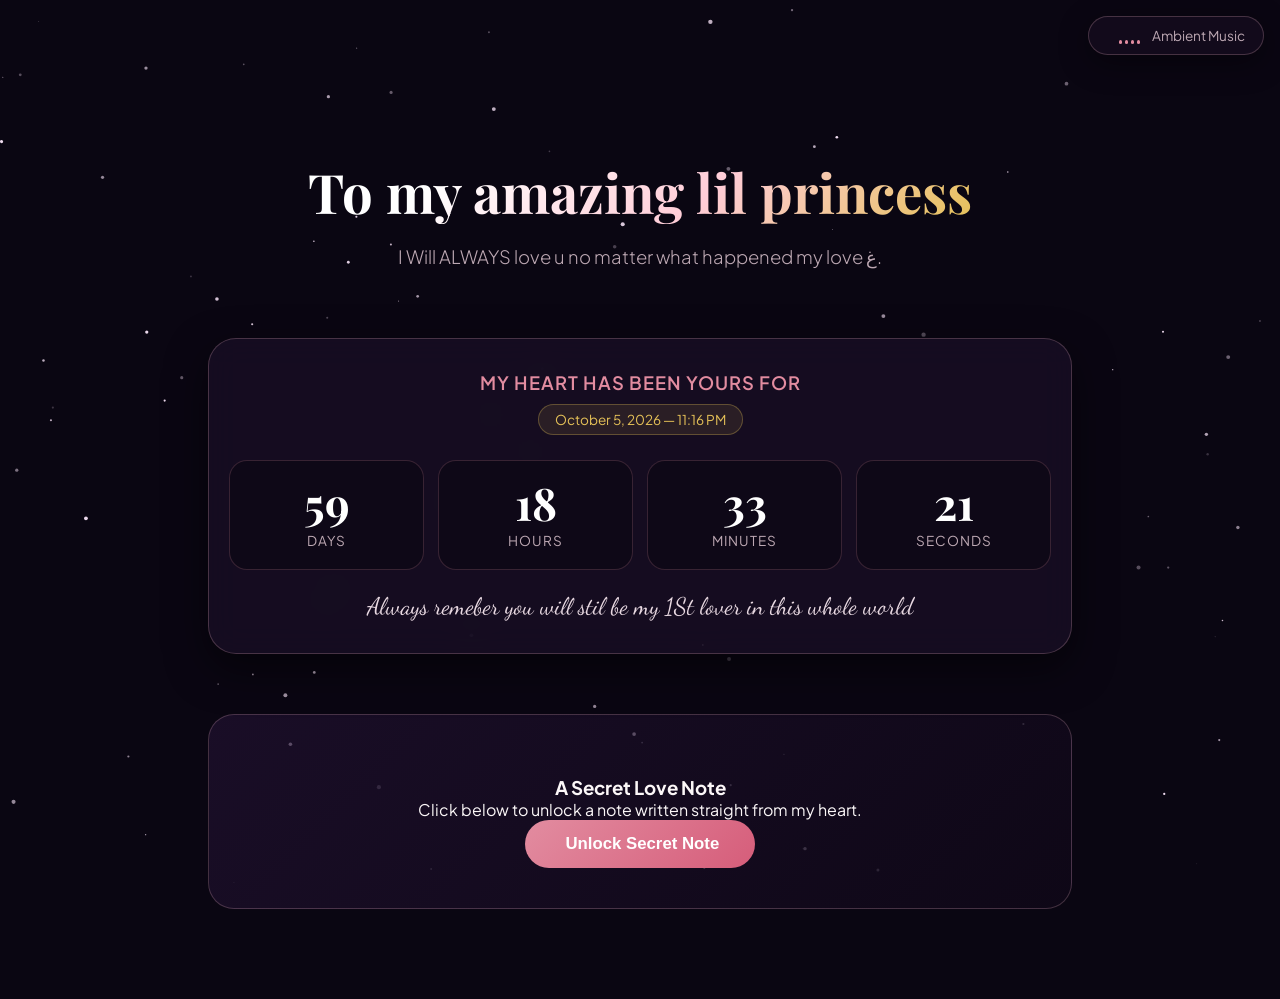
<file: formyheart.html>
<!DOCTYPE html>
<html lang=en dir=ltr>
<head>
  <meta charset=UTF-8>
  <meta name="viewport" content="width=device-width, initial-scale=1.0, maximum-scale=1.0, user-scalable=no, viewport-fit=cover">
  <meta name="theme-color" content="#0a0612">
  <meta name="apple-mobile-web-app-capable" content="yes">
  <meta name="apple-mobile-web-app-status-bar-style" content="black-translucent">
  <title>Our Story | Forever & Always</title>
  <link rel=preconnect href=https://fonts.googleapis.com>
  <link rel=preconnect href=https://fonts.gstatic.com crossorigin>
  <link href=https://fonts.googleapis.com/css2?family=Playfair+Display:ital,wght@0,400;0,600;0,700;1,400&family=Plus+Jakarta+Sans:wght@300;400;500;600;700&family=Dancing+Script:wght@600;700&display=swap rel=stylesheet>
  <link rel=stylesheet href=https://cdnjs.cloudflare.com/ajax/libs/font-awesome/6.4.0/css/all.min.css>
  <style>
    :root {
      --bg-dark: #0a0612;
      --bg-card: rgba(26, 17, 39, 0.7);
      --card-border: rgba(224, 169, 185, 0.25);
      --rose-glow: #e28ca0;
      --accent-rose: #d65d7a;
      --accent-gold: #e5c158;
      --text-main: #fcf7f8;
      --text-muted: #bda8b3;
    }

    * { margin: 0; padding: 0; box-sizing: border-box; scroll-behavior: smooth; -webkit-tap-highlight-color: transparent; }
    body {
      background-color: var(--bg-dark);
      color: var(--text-main);
      font-family: 'Plus Jakarta Sans', sans-serif;
      overflow-x: hidden;
      min-height: 100vh;
      min-height: -webkit-fill-available;
      position: relative;
    }
    html { height: -webkit-fill-available; }
    #space-canvas { position: fixed; top: 0; left: 0; width: 100%; height: 100%; z-index: 0; pointer-events: none; }
    .container {
      position: relative;
      z-index: 1;
      max-width: 900px;
      margin: 0 auto;
      padding: max(20px, env(safe-area-inset-top)) max(18px, env(safe-area-inset-right)) max(60px, env(safe-area-inset-bottom)) max(18px, env(safe-area-inset-left));
    }

    .music-widget {
      position: fixed;
      top: max(16px, env(safe-area-inset-top));
      right: max(16px, env(safe-area-inset-right));
      z-index: 100;
      background: rgba(20, 12, 30, 0.85); backdrop-filter: blur(14px);
      -webkit-backdrop-filter: blur(14px);
      border: 1px solid var(--card-border); border-radius: 50px;
      padding: 10px 18px; display: flex; align-items: center; gap: 12px;
      cursor: pointer; box-shadow: 0 8px 30px rgba(0, 0, 0, 0.4); transition: all 0.3s ease;
    }
    .music-widget:hover { transform: translateY(-2px); border-color: var(--rose-glow); }
    .music-widget i { font-size: 1.2rem; color: var(--rose-glow); }
    .music-waves { display: flex; align-items: flex-end; gap: 3px; height: 16px; }
    .music-waves span { width: 3px; height: 4px; background: var(--rose-glow); border-radius: 2px; }
    .music-playing .music-waves span:nth-child(1) { animation: wave 1s infinite 0.1s; }
    .music-playing .music-waves span:nth-child(2) { animation: wave 1s infinite 0.3s; }
    .music-playing .music-waves span:nth-child(3) { animation: wave 1s infinite 0.2s; }
    .music-playing .music-waves span:nth-child(4) { animation: wave 1s infinite 0.4s; }
    @keyframes wave { 0%, 100% { height: 4px; } 50% { height: 16px; } }
    .music-text { font-size: 0.85rem; color: var(--text-muted); }

    .hero { text-align: center; padding: 60px 0 35px; display: flex; flex-direction: column; align-items: center; }
    .glowing-heart { font-size: 3rem; color: var(--rose-glow); animation: heartbeat 1.8s infinite ease-in-out; margin-bottom: 18px; }
    @keyframes heartbeat { 0%, 100% { transform: scale(1); } 15% { transform: scale(1.18); } 30% { transform: scale(1); } 45% { transform: scale(1.15); } }
    .hero-title { font-family: 'Playfair Display', serif; font-size: 3.4rem; font-weight: 700; background: linear-gradient(135deg, #fff 20%, #ffccd7 60%, var(--accent-gold) 100%); -webkit-background-clip: text; -webkit-text-fill-color: transparent; margin-bottom: 16px; line-height: 1.2; }
    .hero-subtitle { font-size: 1.15rem; color: var(--text-muted); max-width: 620px; line-height: 1.8; font-weight: 300; word-break: break-word; }

    .counter-section {
      background: var(--bg-card); backdrop-filter: blur(16px);
      -webkit-backdrop-filter: blur(16px);
      border: 1px solid var(--card-border); border-radius: 28px;
      padding: 32px 20px; text-align: center; margin: 30px 0 50px;
      box-shadow: 0 15px 40px rgba(0, 0, 0, 0.5); position: relative; overflow: hidden;
    }
    .counter-header { font-size: 1.15rem; font-weight: 600; color: var(--rose-glow); margin-bottom: 10px; text-transform: uppercase; letter-spacing: 1px; }
    .counter-date-badge { display: inline-block; font-size: 0.85rem; color: var(--accent-gold); background: rgba(229, 193, 88, 0.1); border: 1px solid rgba(229, 193, 88, 0.3); padding: 6px 16px; border-radius: 20px; margin-bottom: 25px; }
    .timer-grid { display: grid; grid-template-columns: repeat(4, 1fr); gap: 14px; margin-bottom: 22px; }
    .timer-card { background: rgba(14, 9, 22, 0.75); border: 1px solid rgba(226, 140, 160, 0.2); border-radius: 18px; padding: 20px 10px; display: flex; flex-direction: column; align-items: center; }
    .timer-card:hover { border-color: var(--rose-glow); transform: translateY(-4px); }
    .timer-number { font-family: 'Playfair Display', serif; font-size: 2.8rem; font-weight: 700; color: #fff; line-height: 1; margin-bottom: 6px; }
    .timer-label { font-size: 0.85rem; color: var(--text-muted); text-transform: uppercase; letter-spacing: 1px; }
    .counter-footer { font-family: 'Dancing Script', cursive; font-size: 1.5rem; color: #e9d9e2; margin-top: 10px; }

    .section-title { text-align: center; font-family: 'Playfair Display', serif; font-size: 2.4rem; color: #ffffff; margin: 60px 0 35px; }
    .reasons-grid { display: grid; grid-template-columns: repeat(auto-fit, minmax(260px, 1fr)); gap: 22px; }
    .reason-card { background: var(--bg-card); border: 1px solid var(--card-border); border-radius: 20px; padding: 28px 22px; text-align: left; }
    .reason-icon { width: 50px; height: 50px; background: rgba(214, 93, 122, 0.15); border-radius: 14px; display: flex; align-items: center; justify-content: center; font-size: 1.4rem; color: var(--rose-glow); margin-bottom: 18px; }

    .letters-grid { display: grid; grid-template-columns: repeat(auto-fit, minmax(240px, 1fr)); gap: 20px; }
    .letter-envelope { background: linear-gradient(145deg, rgba(30, 20, 45, 0.85), rgba(18, 11, 28, 0.85)); border: 1px dashed rgba(226, 140, 160, 0.35); border-radius: 18px; padding: 24px 20px; text-align: center; cursor: pointer; }
    .letter-envelope:hover { border-style: solid; border-color: var(--rose-glow); transform: scale(1.03); }
    .envelope-icon { font-size: 2.2rem; color: var(--accent-gold); margin-bottom: 14px; }
    .letter-title { font-size: 1.05rem; font-weight: 500; color: #fce7ec; margin-bottom: 8px; }
    .letter-badge { display: inline-block; font-size: 0.75rem; color: var(--rose-glow); background: rgba(226, 140, 160, 0.1); padding: 3px 12px; border-radius: 12px; }

    .timeline { position: relative; margin: 20px 0; padding: 10px 0; }
    .timeline::before { content: ''; position: absolute; top: 0; bottom: 0; left: 24px; width: 2px; background: linear-gradient(180deg, var(--rose-glow), transparent); }
    .timeline-item { position: relative; margin-bottom: 35px; padding-left: 55px; }
    .timeline-dot { position: absolute; left: 17px; top: 5px; width: 16px; height: 16px; background: var(--accent-rose); border: 3px solid var(--bg-dark); border-radius: 50%; }
    .timeline-content { background: var(--bg-card); border: 1px solid var(--card-border); border-radius: 18px; padding: 20px 24px; }
    .timeline-date { font-size: 0.85rem; color: var(--accent-gold); margin-bottom: 6px; }

    .modal-overlay { position: fixed; top: 0; left: 0; width: 100%; height: 100%; background: rgba(6, 3, 10, 0.85); backdrop-filter: blur(10px); z-index: 1000; display: flex; align-items: center; justify-content: center; padding: 20px; opacity: 0; visibility: hidden; transition: all 0.35s ease; }
    .modal-overlay.active { opacity: 1; visibility: visible; }
    .letter-modal { background: #140b1e; border: 1px solid var(--rose-glow); border-radius: 24px; max-width: 550px; width: 100%; padding: 35px 30px; position: relative; }
    .modal-close { position: absolute; top: 20px; right: 20px; background: rgba(255, 255, 255, 0.1); border: none; color: #fff; width: 36px; height: 36px; border-radius: 50%; cursor: pointer; }
    .modal-header-icon { font-size: 2.2rem; color: var(--rose-glow); margin-bottom: 15px; text-align: center; }
    .modal-title { font-family: 'Playfair Display', serif; font-size: 1.6rem; text-align: center; color: #fff; margin-bottom: 20px; }
    .modal-body { font-family: 'Playfair Display', serif; font-size: 1.15rem; line-height: 1.9; color: #ede2e6; background: rgba(25, 14, 38, 0.5); padding: 22px; border-radius: 16px; border-left: 3px solid var(--rose-glow); }

    .secret-vault { background: linear-gradient(135deg, rgba(32, 18, 48, 0.7), rgba(16, 9, 25, 0.7)); border: 1px solid var(--card-border); border-radius: 26px; padding: 40px 30px; text-align: center; margin: 60px 0 30px; }
    .vault-btn { background: linear-gradient(135deg, #e28ca0, #d65d7a); color: #fff; border: none; padding: 14px 36px; font-size: 1.05rem; font-weight: 600; border-radius: 30px; cursor: pointer; }

    .floating-heart { position: fixed; color: var(--rose-glow); font-size: 1.4rem; pointer-events: none; z-index: 999; animation: floatUp 3.5s linear forwards; }
    @keyframes floatUp { 0% { transform: translateY(0) scale(0.6); opacity: 1; } 100% { transform: translateY(-100vh) scale(1.4); opacity: 0; } }
    footer { text-align: center; margin-top: 60px; padding-top: 30px; border-top: 1px solid rgba(224, 169, 185, 0.15); color: var(--text-muted); font-size: 0.9rem; }

    /* iPhone & Mobile specific adjustments (iPhone 13, 14, 15, 16, 17 Pro/Max) */
    @media (max-width: 600px) {
      .hero { padding: 45px 0 25px; }
      .hero-title { font-size: 2.1rem; line-height: 1.25; }
      .hero-subtitle { font-size: 1rem; line-height: 1.7; padding: 0 5px; }
      .glowing-heart { font-size: 2.4rem; margin-bottom: 12px; }
      .music-widget { padding: 7px 14px; gap: 8px; font-size: 0.8rem; }
      .music-text { font-size: 0.78rem; }
      .counter-section { padding: 24px 14px; border-radius: 22px; margin: 25px 0 35px; }
      .counter-header { font-size: 0.95rem; }
      .counter-date-badge { font-size: 0.75rem; padding: 5px 12px; margin-bottom: 18px; }
      .timer-grid { grid-template-columns: repeat(4, 1fr); gap: 6px; margin-bottom: 16px; }
      .timer-card { padding: 14px 4px; border-radius: 14px; }
      .timer-number { font-size: 1.7rem; margin-bottom: 2px; }
      .timer-label { font-size: 0.65rem; letter-spacing: 0.5px; }
      .counter-footer { font-size: 1.15rem; line-height: 1.5; padding: 0 5px; }
      .section-title { font-size: 1.8rem; margin: 40px 0 25px; }
      .reasons-grid, .letters-grid { grid-template-columns: 1fr; gap: 14px; }
      .reason-card { padding: 20px 18px; border-radius: 16px; }
      .letter-envelope { padding: 20px 16px; border-radius: 16px; }
      .letter-title { font-size: 0.98rem; }
      .secret-vault { padding: 28px 18px; border-radius: 20px; margin: 40px 0 20px; }
      .secret-vault h3 { font-size: 1.2rem; }
      .vault-btn { width: 100%; justify-content: center; padding: 12px 20px; font-size: 0.95rem; }
      .letter-modal { width: 92%; max-width: 92%; padding: 26px 18px; border-radius: 20px; }
      .modal-title { font-size: 1.3rem; margin-bottom: 14px; }
      .modal-body { font-size: 1rem; line-height: 1.75; padding: 16px; }
      .modal-close { top: 12px; right: 12px; width: 32px; height: 32px; font-size: 0.85rem; }
    }
  </style>
</head>
<body>
  <canvas id=space-canvas></canvas>

  <div class=music-widget id=musicToggle>
    <i class=fa-solid fa-music id=musicIcon></i>
    <div class=music-waves id=musicWaves><span></span><span></span><span></span><span></span></div>
    <span class=music-text id=musicText>Ambient Music</span>
  </div>

  <div class=container>
    <header class=hero>
      <div class=glowing-heart><i class=fa-solid fa-heart></i></div>
      <h1 class=hero-title>To my amazing lil princess</h1>
      <p class=hero-subtitle>I Will ALWAYS love u no matter what happened my love غ.</p>
    </header>

    <section class=counter-section>
      <div class=counter-header><i class=fa-regular fa-clock></i><span>My Heart Has Been Yours For</span></div>
      <div class=counter-date-badge><i class=fa-solid fa-calendar-check style=margin-right: 6px;></i>October 5, 2026 — 11:16 PM</div>

      <div class=timer-grid>
        <div class=timer-card><div class=timer-number id=days>00</div><div class=timer-label>Days</div></div>
        <div class=timer-card><div class=timer-number id=hours>00</div><div class=timer-label>Hours</div></div>
        <div class=timer-card><div class=timer-number id=minutes>00</div><div class=timer-label>Minutes</div></div>
        <div class=timer-card><div class=timer-number id=seconds>00</div><div class=timer-label>Seconds</div></div>
      </div>
      <p class=counter-footer id=counterCaption>Always remeber you will stil be my 1St lover in this whole world</p>
    </section>
    <div class=secret-vault>
      <i class=fa-solid fa-lock style=font-size: 2rem; color: var(--accent-gold); margin-bottom: 15px; display: block;></i>
      <h3 style=font-size: 1.4rem; margin-bottom: 10px; color: #fff;>A Secret Love Note</h3>
      <p style=color: var(--text-muted); margin-bottom: 25px; font-size: 0.95rem;>Click below to unlock a note written straight from my heart.</p>
      <button class=vault-btn onclick=openVault()><i class=fa-solid fa-key></i> <span>Unlock Secret Note</span></button>
    </div>
  <div class=modal-overlay id=modalOverlay onclick=closeModal(event)>
    <div class=letter-modal onclick=event.stopPropagation()>
      <button class=modal-close onclick=closeModalDirect()><i class=fa-solid fa-xmark></i></button>
      <div class=modal-header-icon id=modalIcon>💌</div>
      <h3 class=modal-title id=modalTitle>Letter Title</h3>
      <div class=modal-body id=modalBody>Letter content...</div>
    </div>
  </div>

  <script>
    // Fallback baseline start date: October 5, 2026 at 11:16 PM
    const startMs = new Date(2026, 9, 5, 23, 16, 0).getTime();
    let apiOffset = 0;

    // Connect to free WorldTime API to know the exact global date & time
    fetch('https://worldtimeapi.org/api/ip')
      .then(res => res.json())
      .then(data => {
        const netTime = new Date(data.datetime).getTime();
        apiOffset = netTime - Date.now();
      })
      .catch(() => {});

    function updateCounter() {
      const nowMs = Date.now() + apiOffset;
      let diff = Math.max(0, nowMs - startMs);

      // Convert milliseconds to days, hours, minutes, seconds
      const days = Math.floor(diff / (1000 * 60 * 60 * 24));
      const hours = Math.floor((diff % (1000 * 60 * 60 * 24)) / (1000 * 60 * 60));
      const minutes = Math.floor((diff % (1000 * 60 * 60)) / (1000 * 60));
      const seconds = Math.floor((diff % (1000 * 60)) / 1000);

      document.getElementById('days').innerText = String(days).padStart(2, '0');
      document.getElementById('hours').innerText = String(hours).padStart(2, '0');
      document.getElementById('minutes').innerText = String(minutes).padStart(2, '0');
      document.getElementById('seconds').innerText = String(seconds).padStart(2, '0');
    }

    setInterval(updateCounter, 1000);
    updateCounter();

    const lettersData = {
      miss: { icon: '<i class="fa-solid fa-heart-pulse"></i>', title: "Open when you miss me 🥺", body: "If my face pops into your mind or you suddenly feel a longing wave, close your eyes and know that in this exact moment, I am most likely thinking of you too. Missing you is a warm feeling reminding me that my heart belongs entirely to you." },
      tired: { icon: '<i class="fa-solid fa-feather"></i>', title: "Open when your day feels heavy 🌸", body: "Remember that you only need to do your best today, not carry the weight of the entire world. Take a deep breath, relax your shoulders, and know there is someone who loves you unconditionally and is endlessly proud of you." },
      doubt: { icon: '<i class="fa-solid fa-infinity"></i>', title: "Open when you need reminding 💫", body: "I chose you because you are the light I prayed for. Loving you isn't just for now—it's for a lifetime." },
      smile: { icon: '<i class="fa-regular fa-face-grin-stars"></i>', title: "Open when you want to smile 😊", body: "Did you know that when you smile, you become hands-down the most gorgeous person in this entire universe? Smile right now... I see you!" },
        vault: { icon: '<i class="fa-solid fa-gem"></i>', title: "A message for my only princess", body: "hi غاليه hru hope u r doing good i love you soo much soo i made this for u to remeber how long we've been tg soo i love u baby." }
    };

    function openLetter(key) {
      const data = lettersData[key];
      if (!data) return;
      document.getElementById('modalIcon').innerHTML = data.icon;
      document.getElementById('modalTitle').innerText = data.title;
      document.getElementById('modalBody').innerHTML = data.body;
      document.getElementById('modalOverlay').classList.add('active');
    }
    function openVault() { openLetter('vault'); }
    function closeModal(e) { if (e.target.id === 'modalOverlay') document.getElementById('modalOverlay').classList.remove('active'); }
    function closeModalDirect() { document.getElementById('modalOverlay').classList.remove('active'); }

    // Starry night
    const canvas = document.getElementById('space-canvas');
    const ctx = canvas.getContext('2d');
    let stars = []; const numStars = 100;
    function resizeCanvas() { canvas.width = window.innerWidth; canvas.height = window.innerHeight; }
    window.addEventListener('resize', resizeCanvas); resizeCanvas();
    for (let i = 0; i < numStars; i++) { stars.push({ x: Math.random() * canvas.width, y: Math.random() * canvas.height, size: Math.random() * 1.8 + 0.4, alpha: Math.random(), speed: Math.random() * 0.02 + 0.005, increasing: Math.random() > 0.5 }); }
    function animateStars() {
      ctx.clearRect(0, 0, canvas.width, canvas.height);
      stars.forEach(star => {
        if (star.increasing) { star.alpha += star.speed; if (star.alpha >= 1) star.increasing = false; }
        else { star.alpha -= star.speed; if (star.alpha <= 0.2) star.increasing = true; }
        ctx.fillStyle = `rgba(240, 220, 240, ${star.alpha})`;
        ctx.beginPath(); ctx.arc(star.x, star.y, star.size, 0, Math.PI * 2); ctx.fill();
      });
      requestAnimationFrame(animateStars);
    }
    animateStars();
  </script>
</body>
</html>
</file>
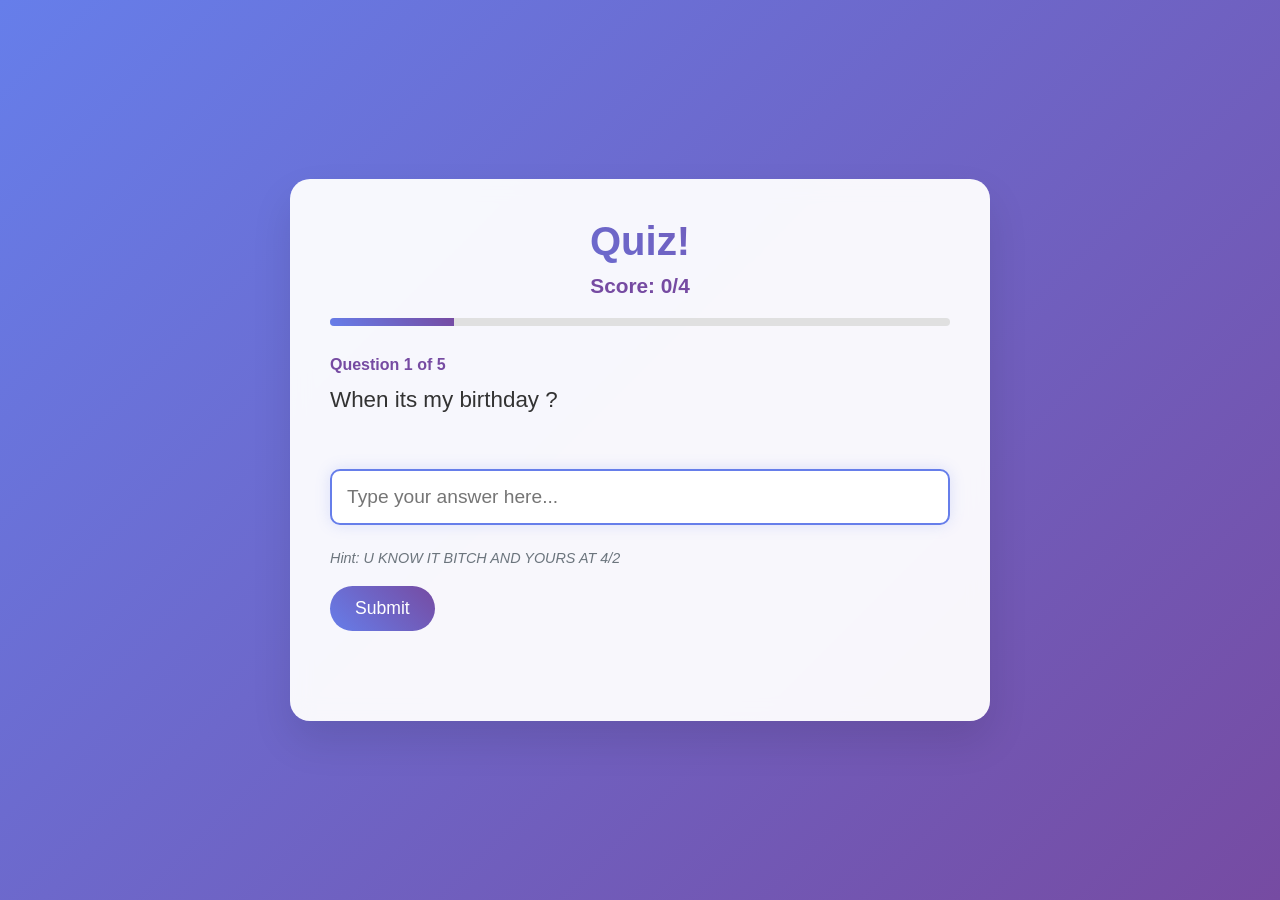
<file: index/fs.html>
<!DOCTYPE html>
<html lang="en">
<head>
    <meta charset="UTF-8">
    <meta name="viewport" content="width=device-width, initial-scale=1.0">
    <title>Quiz brooki Edition</title>
    <style>
        * {
            margin: 0;
            padding: 0;
            box-sizing: border-box;
        }

        body {
            font-family: 'Segoe UI', Tahoma, Geneva, Verdana, sans-serif;
            background: linear-gradient(135deg, #667eea 0%, #764ba2 100%);
            min-height: 100vh;
            display: flex;
            justify-content: center;
            align-items: center;
            padding: 20px;
        }

        .quiz-container {
            background: rgba(255, 255, 255, 0.95);
            backdrop-filter: blur(10px);
            border-radius: 20px;
            padding: 40px;
            box-shadow: 0 20px 40px rgba(0, 0, 0, 0.1);
            max-width: 700px;
            width: 100%;
            transition: all 0.3s ease;
        }

        .quiz-header {
            text-align: center;
            margin-bottom: 30px;
        }

        .quiz-title {
            font-size: 2.5em;
            color: #333;
            margin-bottom: 10px;
            background: linear-gradient(45deg, #667eea, #764ba2);
            -webkit-background-clip: text;
            -webkit-text-fill-color: transparent;
            background-clip: text;
        }

        .progress-bar {
            width: 100%;
            height: 8px;
            background: #e0e0e0;
            border-radius: 4px;
            overflow: hidden;
            margin-bottom: 30px;
        }

        .progress-fill {
            height: 100%;
            background: linear-gradient(45deg, #667eea, #764ba2);
            width: 0%;
            transition: width 0.5s ease;
        }

        .question-card {
            display: none;
            animation: fadeIn 0.5s ease;
        }

        .question-card.active {
            display: block;
        }

        @keyframes fadeIn {
            from { opacity: 0; transform: translateY(20px); }
            to { opacity: 1; transform: translateY(0); }
        }

        .question-number {
            color: #764ba2;
            font-weight: bold;
            margin-bottom: 10px;
        }

        .question-text {
            font-size: 1.4em;
            color: #333;
            margin-bottom: 25px;
            line-height: 1.4;
            min-height: 60px;
        }

        .answer-input {
            width: 100%;
            padding: 15px;
            font-size: 1.2em;
            border: 2px solid #e0e0e0;
            border-radius: 10px;
            outline: none;
            transition: all 0.3s ease;
            margin-bottom: 20px;
            background: #f8f9fa;
        }

        .answer-input:focus {
            border-color: #667eea;
            box-shadow: 0 0 15px rgba(102, 126, 234, 0.2);
            background: white;
        }

        .answer-input.correct {
            border-color: #28a745;
            background: #d4edda;
        }

        .answer-input.incorrect {
            border-color: #dc3545;
            background: #f8d7da;
            animation: shake 0.5s ease-in-out;
        }

        .submit-btn {
            background: linear-gradient(45deg, #667eea, #764ba2);
            color: white;
            border: none;
            padding: 12px 25px;
            border-radius: 25px;
            font-size: 1.1em;
            cursor: pointer;
            transition: all 0.3s ease;
            margin-right: 15px;
        }

        .submit-btn:hover {
            transform: translateY(-2px);
            box-shadow: 0 10px 20px rgba(102, 126, 234, 0.3);
        }

        .submit-btn:disabled {
            opacity: 0.6;
            cursor: not-allowed;
            transform: none;
            box-shadow: none;
        }

        .feedback {
            margin-top: 20px;
            padding: 15px;
            border-radius: 10px;
            font-weight: bold;
            text-align: center;
            min-height: 20px;
            transition: all 0.3s ease;
        }

        .feedback.correct {
            background: #d4edda;
            color: #155724;
            border: 1px solid #c3e6cb;
        }

        .feedback.incorrect {
            background: #f8d7da;
            color: #721c24;
            border: 1px solid #f5c6cb;
        }

        .next-btn {
            background: linear-gradient(45deg, #28a745, #20c997);
            color: white;
            border: none;
            padding: 12px 25px;
            border-radius: 25px;
            font-size: 1.1em;
            cursor: pointer;
            transition: all 0.3s ease;
            margin-top: 15px;
            display: none;
        }

        .next-btn:hover {
            transform: translateY(-2px);
            box-shadow: 0 10px 20px rgba(40, 167, 69, 0.3);
        }

        .yes-no-buttons {
            display: flex;
            gap: 20px;
            justify-content: center;
        }

        .yes-btn, .no-btn {
            background: linear-gradient(45deg, #667eea, #764ba2);
            color: white;
            border: none;
            padding: 15px 30px;
            border-radius: 25px;
            font-size: 1.2em;
            cursor: pointer;
            transition: all 0.3s ease;
            min-width: 100px;
        }

        .yes-btn:hover, .no-btn:hover {
            transform: translateY(-2px);
            box-shadow: 0 10px 20px rgba(102, 126, 234, 0.3);
        }

        .no-btn.red {
            background: linear-gradient(45deg, #ff6b6b, #ee5a24);
        }

        .message {
            text-align: center;
            margin-top: 20px;
            font-size: 1.3em;
            color: #764ba2;
            font-weight: bold;
            min-height: 30px;
        }

        .shake {
            animation: shake 0.5s ease-in-out;
        }

        @keyframes shake {
            0%, 20%, 40%, 60%, 80% { transform: translateX(0); }
            10%, 30%, 50%, 70% { transform: translateX(-10px); }
        }

        .heart {
            color: #ff6b6b;
            animation: heartbeat 1s infinite;
        }

        @keyframes heartbeat {
            0%, 50%, 100% { transform: scale(1); }
            25%, 75% { transform: scale(1.1); }
        }

        .final-message {
            text-align: center;
            font-size: 2em;
            color: #667eea;
            margin-top: 30px;
            display: none;
        }

        .final-message.show {
            display: block;
            animation: fadeIn 1s ease;
        }

        .restart-btn {
            background: linear-gradient(45deg, #667eea, #764ba2);
            color: white;
            border: none;
            padding: 15px 30px;
            border-radius: 25px;
            font-size: 1.2em;
            cursor: pointer;
            transition: all 0.3s ease;
            margin-top: 20px;
        }

        .restart-btn:hover {
            transform: translateY(-2px);
            box-shadow: 0 10px 20px rgba(102, 126, 234, 0.3);
        }

        .score-display {
            text-align: center;
            margin-bottom: 20px;
            font-size: 1.3em;
            color: #764ba2;
            font-weight: bold;
        }

        .hint {
            font-size: 0.9em;
            color: #6c757d;
            font-style: italic;
            margin-top: 5px;
        }

        /* ✨ --- Mobile Responsive Styles --- ✨ */
        @media (max-width: 768px) {
            body {
                /* Allow the content to start from the top on mobile */
                align-items: flex-start;
                padding-top: 20px;
            }

            .quiz-container {
                /* Reduce the padding on smaller screens to give more space */
                padding: 20px;
            }

            .quiz-title {
                /* Make the main title a bit smaller */
                font-size: 2em;
            }

            .question-text {
                /* Adjust question font size for better readability */
                font-size: 1.2em;
            }

            .yes-btn, .no-btn {
                /* Make the Yes/No buttons a little smaller to ensure they fit well */
                padding: 12px 20px;
                font-size: 1.1em;
            }
        }
    </style>
</head>
<body>
    <div class="quiz-container">
        <div class="quiz-header">
            <h1 class="quiz-title">Quiz!</h1>
            <div class="score-display" id="scoreDisplay">Score: 0/4</div>
            <div class="progress-bar">
                <div class="progress-fill" id="progress"></div>
            </div>
        </div>

        <div class="question-card active" id="q1">
            <div class="question-number">Question 1 of 5</div>
            <div class="question-text">When its my birthday ?</div>
            <input type="text" class="answer-input" id="answer1" placeholder="Type your answer here..." autocomplete="off">
            <div class="hint">Hint: U KNOW IT BITCH AND YOURS AT 4/2</div>
            <div style="margin-top: 20px;">
                <button class="submit-btn" onclick="checkAnswer(1)">Submit</button>
            </div>
            <div class="feedback" id="feedback1"></div>
            <button class="next-btn" id="next1" onclick="nextQuestion(2)">Next Question</button>
        </div>

        <div class="question-card" id="q2">
            <div class="question-number">Question 2 of 5</div>
            <div class="question-text">What is my fav color ?</div>
            <input type="text" class="answer-input" id="answer2" placeholder="Type your answer here..." autocomplete="off">
            <div class="hint">Hint: LV shoes</div>
            <div style="margin-top: 20px;">
                <button class="submit-btn" onclick="checkAnswer(2)">Submit</button>
            </div>
            <div class="feedback" id="feedback2"></div>
            <button class="next-btn" id="next2" onclick="nextQuestion(3)">Next Question</button>
        </div>

        <div class="question-card" id="q3">
            <div class="question-number">Question 3 of 5</div>
            <div class="question-text">Who do I love the most ?</div>
            <input type="text" class="answer-input" id="answer3" placeholder="Type your answer here..." autocomplete="off">
            <div class="hint">Hint: Say it</div>
            <div style="margin-top: 20px;">
                <button class="submit-btn" onclick="checkAnswer(3)">Submit</button>
            </div>
            <div class="feedback" id="feedback3"></div>
            <button class="next-btn" id="next3" onclick="nextQuestion(4)">Next Question</button>
        </div>

        <div class="question-card" id="q4">
            <div class="question-number">Question 4 of 5</div>
            <div class="question-text">Do u Have REAL Feelings To Mubarak ?</div>
            <input type="text" class="answer-input" id="answer4" placeholder="Type your answer here..." autocomplete="off">
            <div class="hint">Hint: SAY IT</div>
            <div style="margin-top: 20px;">
                <button class="submit-btn" onclick="checkAnswer(4)">Submit</button>
            </div>
            <div class="feedback" id="feedback4"></div>
            <button class="next-btn" id="next4" onclick="nextQuestion(5)">Next Question</button>
        </div>

        <div class="question-card" id="q5">
            <div class="question-number">Question 5 of 5</div>
            <div class="question-text">Do you love Mubarak? <span class="heart">♥</span></div>
            <div class="yes-no-buttons">
                <button class="yes-btn" onclick="yesAnswer()">Yes</button>
                <button class="no-btn" id="noBtn" onclick="noAnswer()">No</button>
            </div>
            <div class="message" id="message"></div>
        </div>

        <div class="final-message" id="finalMessage">
            <div id="finalScore"></div>
            Bitch u really passed test and u did Love Mubarakkkkkkk and i love u to bitchhhhhh do a screen shot and send it to me  <span class="heart">♥</span>
            <br><br>
            <button class="restart-btn" onclick="restartQuiz()">Start Again</button>
        </div>
    </div>

    <script>
        let currentQuestion = 1;
        let noClickCount = 0;
        let score = 0;
        let answeredQuestions = new Set();

        const correctAnswers = {
            1: ['9/20'],
            2: ['blue'],
            3: ['juju', 'me'],
            4: ['yes']
        };

        // I've made your answers case-insensitive so "Blue" and "yes" will work
        // by converting the user's input to lowercase before checking.

        function updateProgress() {
            const progress = (currentQuestion / 5) * 100;
            document.getElementById('progress').style.width = progress + '%';
        }

        function updateScore() {
            document.getElementById('scoreDisplay').textContent = `Score: ${score}/4`;
        }

        function checkAnswer(questionNum) {
            const input = document.getElementById(`answer${questionNum}`);
            const feedback = document.getElementById(`feedback${questionNum}`);
            const nextBtn = document.getElementById(`next${questionNum}`);
            const submitBtn = input.parentNode.querySelector('.submit-btn');
            
            const userAnswer = input.value.trim().toLowerCase(); // Standardize to lowercase
            const correct = correctAnswers[questionNum];
            
            let isCorrect = false;
            // The check below was a bit buggy, I simplified it to be more reliable
            if (correct.includes(userAnswer)) {
                isCorrect = true;
            }
            
            if (isCorrect) {
                input.classList.remove('incorrect');
                input.classList.add('correct');
                feedback.className = 'feedback correct';
                feedback.textContent = '✓ Correct! Great job!';
                
                if (!answeredQuestions.has(questionNum)) {
                    score++;
                    answeredQuestions.add(questionNum);
                    updateScore();
                }
            } else {
                input.classList.remove('correct');
                input.classList.add('incorrect');
                feedback.className = 'feedback incorrect';
                // I've cleaned up the "correct answer" display logic
                const displayAnswer = correct[0];
                feedback.textContent = `✗ Not quite right. The correct answer is: ${displayAnswer.charAt(0).toUpperCase() + displayAnswer.slice(1)}`;
            }
            
            submitBtn.disabled = true;
            nextBtn.style.display = 'inline-block';
            input.disabled = true;
        }

        function nextQuestion(nextNum) {
            document.getElementById(`q${currentQuestion}`).classList.remove('active');
            currentQuestion = nextNum;
            document.getElementById(`q${currentQuestion}`).classList.add('active');
            updateProgress();
            
            if (nextNum <= 4) {
                setTimeout(() => {
                    document.getElementById(`answer${nextNum}`).focus();
                }, 300);
            }
        }

        function yesAnswer() {
            document.getElementById('message').innerHTML = 'Yay! <span class="heart">♥♥♥</span> Thank you!';
            setTimeout(() => {
                document.getElementById('q5').style.display = 'none';
                document.querySelector('.quiz-header').style.display = 'none';
                document.getElementById('finalScore').textContent = `Final Score: ${score}/4 questions correct!`;
                document.getElementById('finalMessage').classList.add('show');
            }, 2000);
        }

        function noAnswer() {
            const messageEl = document.getElementById('message');
            const noBtnEl = document.getElementById('noBtn');
            
            noClickCount++;
            
            if (noClickCount === 1) {
                messageEl.textContent = 'Are you sure?';
                noBtnEl.classList.add('shake');
                setTimeout(() => noBtnEl.classList.remove('shake'), 500);
            } else if (noClickCount === 2) {
                messageEl.textContent = 'Noooo!';
                noBtnEl.classList.add('shake', 'red');
                setTimeout(() => noBtnEl.classList.remove('shake'), 500);
            } else if (noClickCount === 3) {
                noBtnEl.textContent = 'Yes';
                noBtnEl.onclick = yesAnswer;
                noBtnEl.classList.remove('red');
                noBtnEl.classList.add('yes-btn');
                messageEl.textContent = 'Much better! Now click Yes! 😊';
            }
        }

        function restartQuiz() {
            currentQuestion = 1;
            noClickCount = 0;
            score = 0;
            answeredQuestions.clear();
            
            document.getElementById('finalMessage').classList.remove('show');
            
            document.querySelector('.quiz-header').style.display = 'block';
            
            const allCards = document.querySelectorAll('.question-card');
            allCards.forEach(card => card.classList.remove('active'));

            for (let i = 1; i <= 5; i++) {
                const card = document.getElementById(`q${i}`);
                // Instead of setting display none, we control visibility with the 'active' class
                if (card) card.style.display = 'block'; 

                if (i <= 4) {
                    const input = document.getElementById(`answer${i}`);
                    input.value = '';
                    input.disabled = false;
                    input.classList.remove('correct', 'incorrect');
                    
                    const feedback = document.getElementById(`feedback${i}`);
                    feedback.className = 'feedback';
                    feedback.textContent = '';
                    
                    card.querySelector('.submit-btn').disabled = false;
                    card.querySelector('.next-btn').style.display = 'none';
                }
            }
            
            const noBtn = document.getElementById('noBtn');
            noBtn.textContent = 'No';
            noBtn.onclick = noAnswer;
            noBtn.classList.remove('red', 'yes-btn');
            document.getElementById('message').textContent = '';
            
            document.getElementById('q1').classList.add('active');
            
            updateProgress();
            updateScore();
            
            setTimeout(() => {
                document.getElementById('answer1').focus();
            }, 100);
        }

        document.addEventListener('DOMContentLoaded', function() {
            for (let i = 1; i <= 4; i++) {
                const input = document.getElementById(`answer${i}`);
                input.addEventListener('keypress', function(e) {
                    if (e.key === 'Enter' && !input.disabled) {
                        checkAnswer(i);
                    }
                });
            }
            
            updateProgress();
            updateScore();
            
            setTimeout(() => {
                document.getElementById('answer1').focus();
            }, 100);
        });
    </script>
</body>
</html>
</file>
